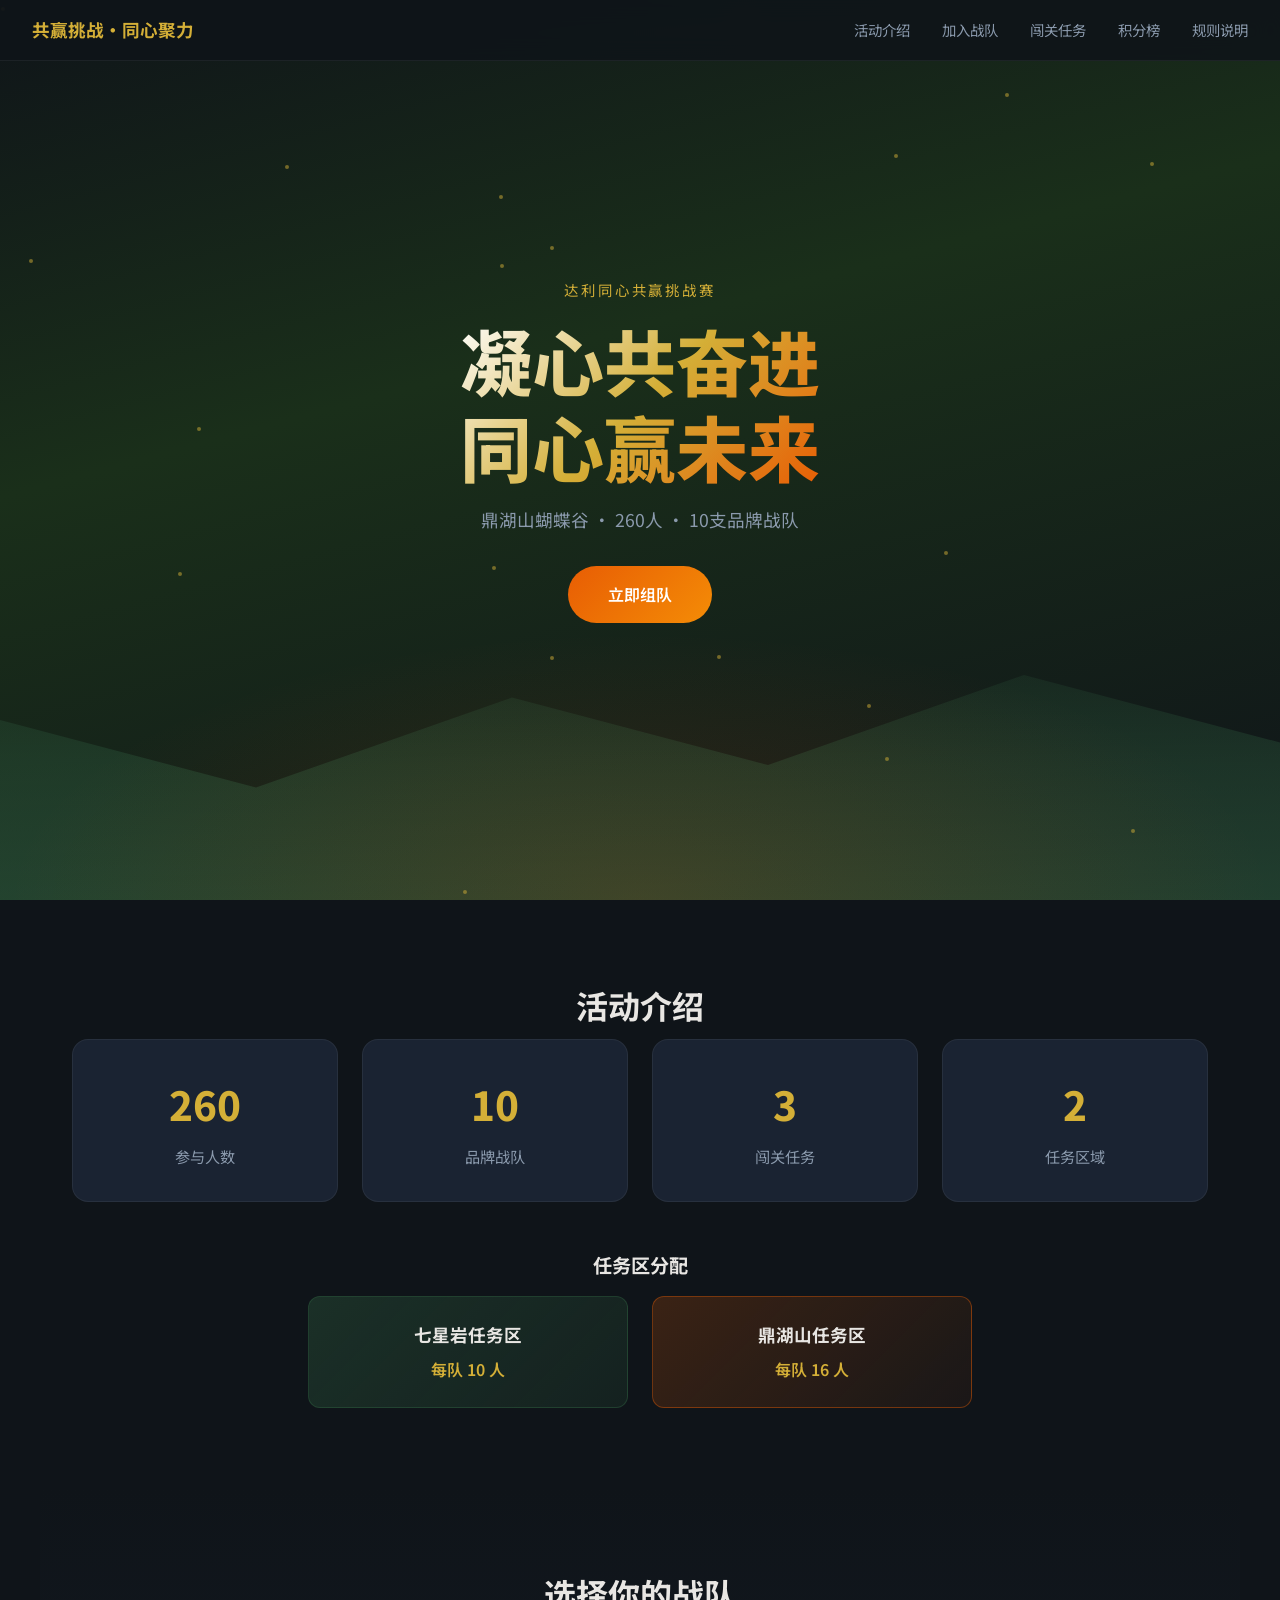
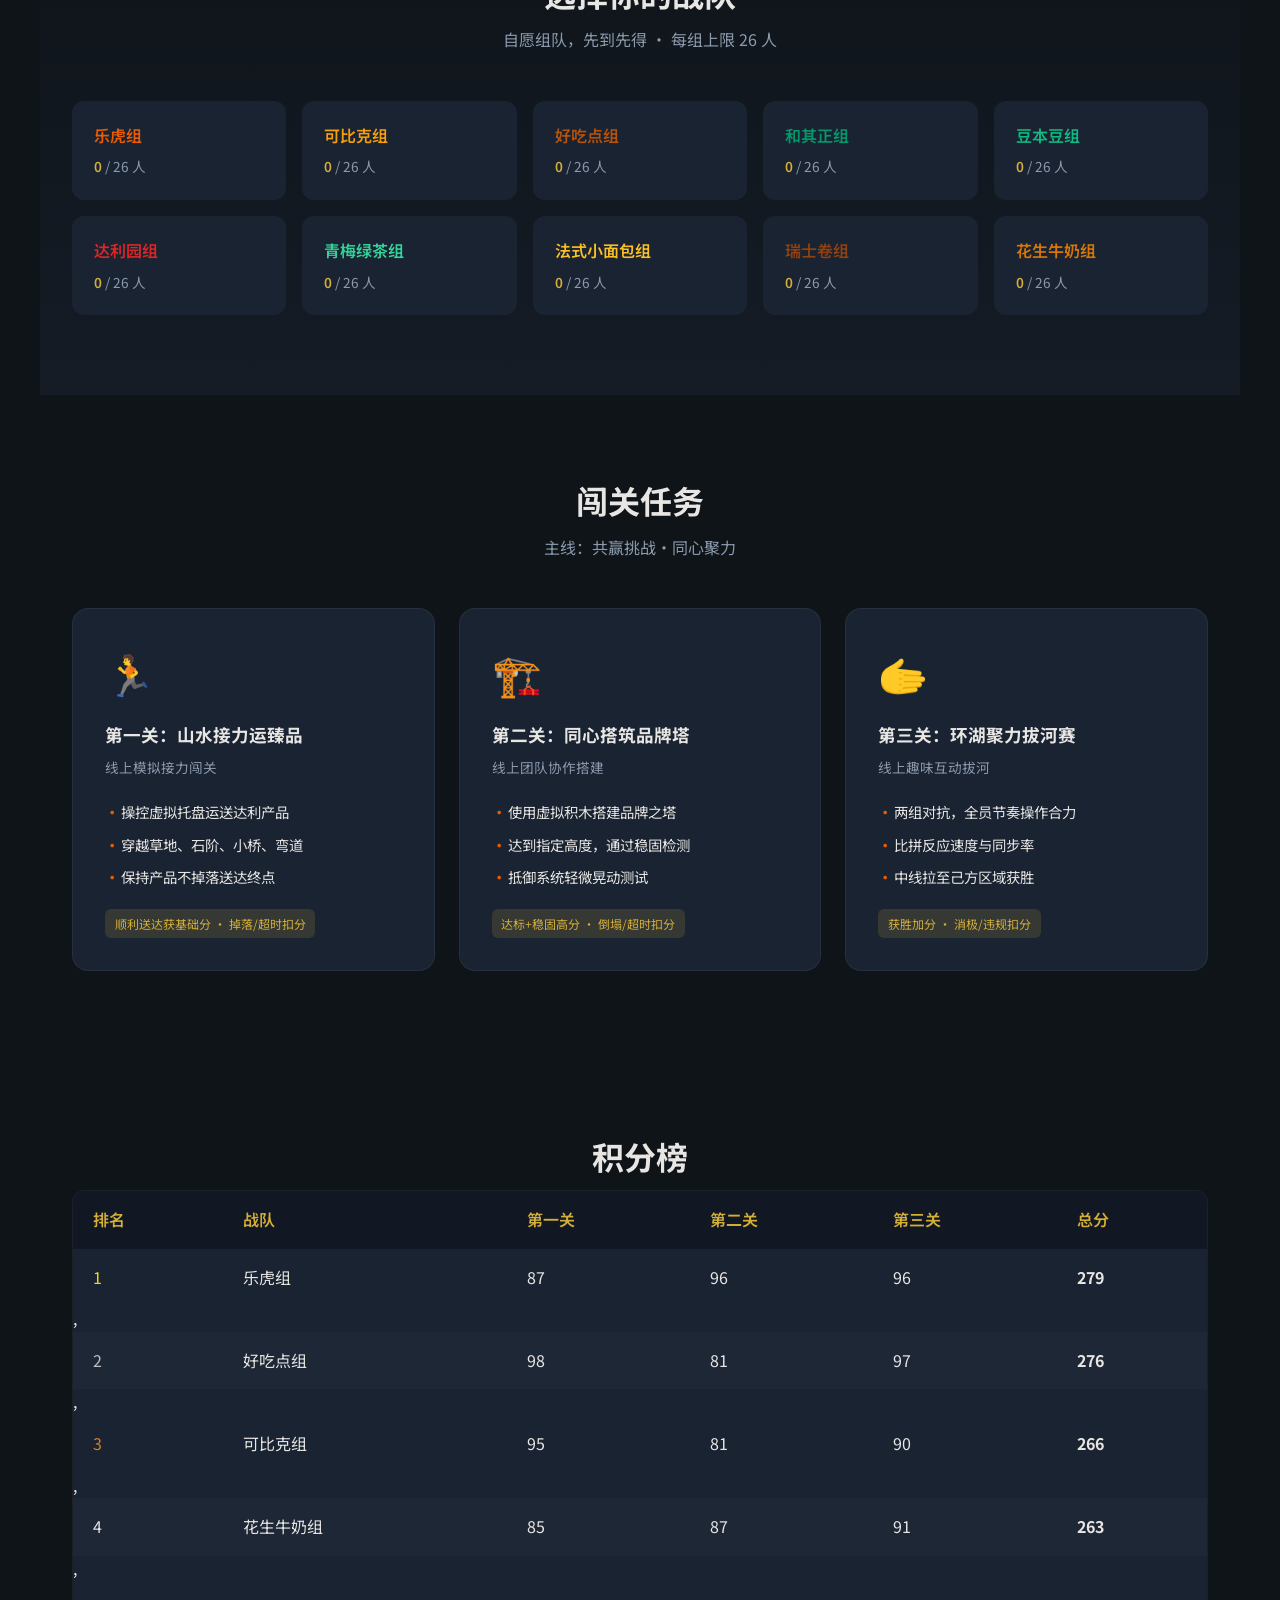
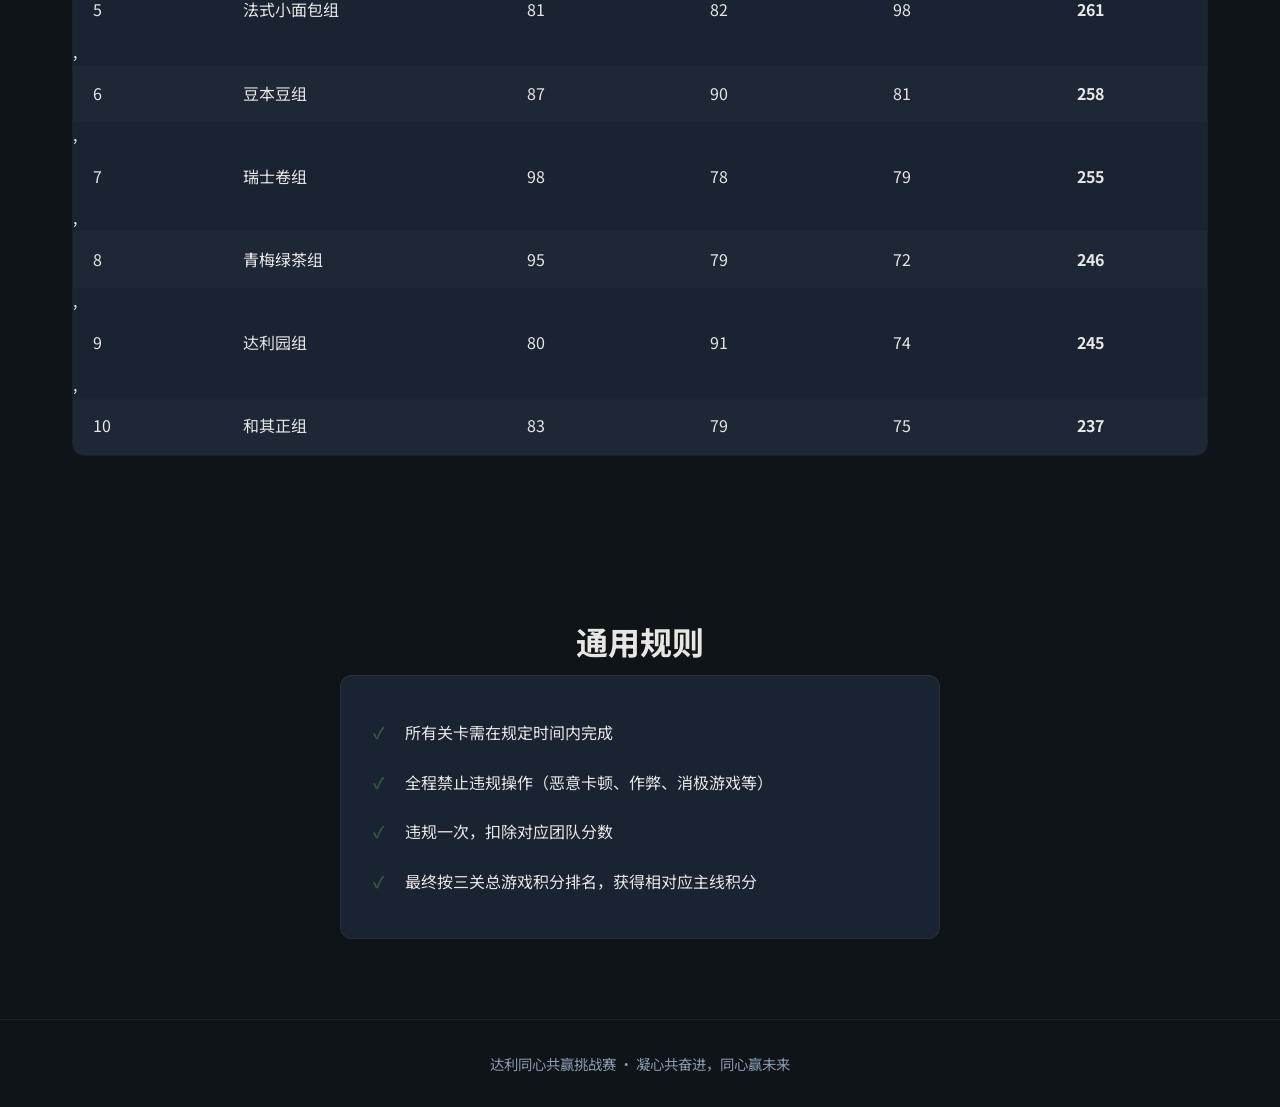
<file: index.html>
<!DOCTYPE html>
<html lang="zh-CN">
<head>
  <meta charset="UTF-8">
  <meta name="viewport" content="width=device-width, initial-scale=1.0">
  <title>共赢挑战·同心聚力 — 达利同心共赢挑战赛</title>
  <link rel="preconnect" href="https://fonts.googleapis.com">
  <link rel="preconnect" href="https://fonts.gstatic.com" crossorigin>
  <link href="https://fonts.googleapis.com/css2?family=Noto+Sans+SC:wght@300;400;500;600;700;800&display=swap" rel="stylesheet">
  <link rel="stylesheet" href="styles.css">
</head>
<body>
  <!-- 顶部导航 -->
  <nav class="main-nav">
    <div class="nav-brand">共赢挑战·同心聚力</div>
    <ul class="nav-links">
      <li><a href="#intro">活动介绍</a></li>
      <li><a href="#teams">加入战队</a></li>
      <li><a href="#games">闯关任务</a></li>
      <li><a href="#leaderboard">积分榜</a></li>
      <li><a href="#rules">规则说明</a></li>
    </ul>
  </nav>

  <!-- 英雄区 -->
  <section class="hero">
    <div class="hero-bg">
      <div class="mountain-layer"></div>
      <div class="wave-layer"></div>
      <div class="particles" id="particles"></div>
    </div>
    <div class="hero-content">
      <span class="hero-subtitle">达利同心共赢挑战赛</span>
      <h1 class="hero-title">凝心共奋进<br>同心赢未来</h1>
      <p class="hero-desc">鼎湖山蝴蝶谷 · 260人 · 10支品牌战队</p>
      <a href="#teams" class="cta-btn">立即组队</a>
    </div>
  </section>

  <!-- 活动介绍 -->
  <section id="intro" class="section intro-section">
    <h2 class="section-title">活动介绍</h2>
    <div class="intro-grid">
      <div class="intro-card">
        <span class="intro-num">260</span>
        <p>参与人数</p>
      </div>
      <div class="intro-card">
        <span class="intro-num">10</span>
        <p>品牌战队</p>
      </div>
      <div class="intro-card">
        <span class="intro-num">3</span>
        <p>闯关任务</p>
      </div>
      <div class="intro-card">
        <span class="intro-num">2</span>
        <p>任务区域</p>
      </div>
    </div>
    <div class="task-areas">
      <h3>任务区分配</h3>
      <div class="area-cards">
        <div class="area-card qixingyan">
          <h4>七星岩任务区</h4>
          <p class="area-count">每队 10 人</p>
        </div>
        <div class="area-card dinghushan">
          <h4>鼎湖山任务区</h4>
          <p class="area-count">每队 16 人</p>
        </div>
      </div>
    </div>
  </section>

  <!-- 品牌组队 -->
  <section id="teams" class="section teams-section">
    <h2 class="section-title">选择你的战队</h2>
    <p class="section-desc">自愿组队，先到先得 · 每组上限 26 人</p>
    <div class="teams-grid" id="teamsGrid">
      <!-- 由 JS 动态生成 -->
    </div>
  </section>

  <!-- 三大关卡 -->
  <section id="games" class="section games-section">
    <h2 class="section-title">闯关任务</h2>
    <p class="section-desc">主线：共赢挑战·同心聚力</p>
    <div class="games-grid">
      <a href="game1.html" class="game-card" data-level="1" style="text-decoration:none;color:inherit">
        <div class="game-icon">🏃</div>
        <h3>第一关：山水接力运臻品</h3>
        <p class="game-type">线上模拟接力闯关</p>
        <ul class="game-desc">
          <li>操控虚拟托盘运送达利产品</li>
          <li>穿越草地、石阶、小桥、弯道</li>
          <li>保持产品不掉落送达终点</li>
        </ul>
        <span class="game-tag">顺利送达获基础分 · 掉落/超时扣分</span>
      </a>
      <a href="game2.html" class="game-card" data-level="2" style="text-decoration:none;color:inherit">
        <div class="game-icon">🏗️</div>
        <h3>第二关：同心搭筑品牌塔</h3>
        <p class="game-type">线上团队协作搭建</p>
        <ul class="game-desc">
          <li>使用虚拟积木搭建品牌之塔</li>
          <li>达到指定高度，通过稳固检测</li>
          <li>抵御系统轻微晃动测试</li>
        </ul>
        <span class="game-tag">达标+稳固高分 · 倒塌/超时扣分</span>
      </a>
      <a href="game3.html" class="game-card" data-level="3" style="text-decoration:none;color:inherit">
        <div class="game-icon">🫱</div>
        <h3>第三关：环湖聚力拔河赛</h3>
        <p class="game-type">线上趣味互动拔河</p>
        <ul class="game-desc">
          <li>两组对抗，全员节奏操作合力</li>
          <li>比拼反应速度与同步率</li>
          <li>中线拉至己方区域获胜</li>
        </ul>
        <span class="game-tag">获胜加分 · 消极/违规扣分</span>
      </a>
    </div>
  </section>

  <!-- 积分榜 -->
  <section id="leaderboard" class="section leaderboard-section">
    <h2 class="section-title">积分榜</h2>
    <div class="leaderboard-table-wrap">
      <table class="leaderboard-table">
        <thead>
          <tr>
            <th>排名</th>
            <th>战队</th>
            <th>第一关</th>
            <th>第二关</th>
            <th>第三关</th>
            <th>总分</th>
          </tr>
        </thead>
        <tbody id="leaderboardBody">
          <!-- 由 JS 生成 -->
        </tbody>
      </table>
    </div>
  </section>

  <!-- 规则说明 -->
  <section id="rules" class="section rules-section">
    <h2 class="section-title">通用规则</h2>
    <div class="rules-content">
      <ul>
        <li>所有关卡需在规定时间内完成</li>
        <li>全程禁止违规操作（恶意卡顿、作弊、消极游戏等）</li>
        <li>违规一次，扣除对应团队分数</li>
        <li>最终按三关总游戏积分排名，获得相对应主线积分</li>
      </ul>
    </div>
  </section>

  <!-- 页脚 -->
  <footer class="main-footer">
    <p>达利同心共赢挑战赛 · 凝心共奋进，同心赢未来</p>
  </footer>

  <!-- 组队弹窗 -->
  <div class="modal" id="teamModal">
    <div class="modal-content">
      <button class="modal-close" id="modalClose">&times;</button>
      <h2 id="modalTeamName">选择战队</h2>
      <p class="modal-desc">确认加入该战队？组队完成后，小组内自行分配七星岩(10人)与鼎湖山(16人)任务区。</p>
      <form id="joinForm">
        <input type="text" id="userName" placeholder="请输入姓名" required>
        <input type="text" id="userId" placeholder="工号（可选）">
        <button type="submit" class="submit-btn">确认加入</button>
      </form>
    </div>
  </div>

  <script src="app.js"></script>
</body>
</html>
</file>
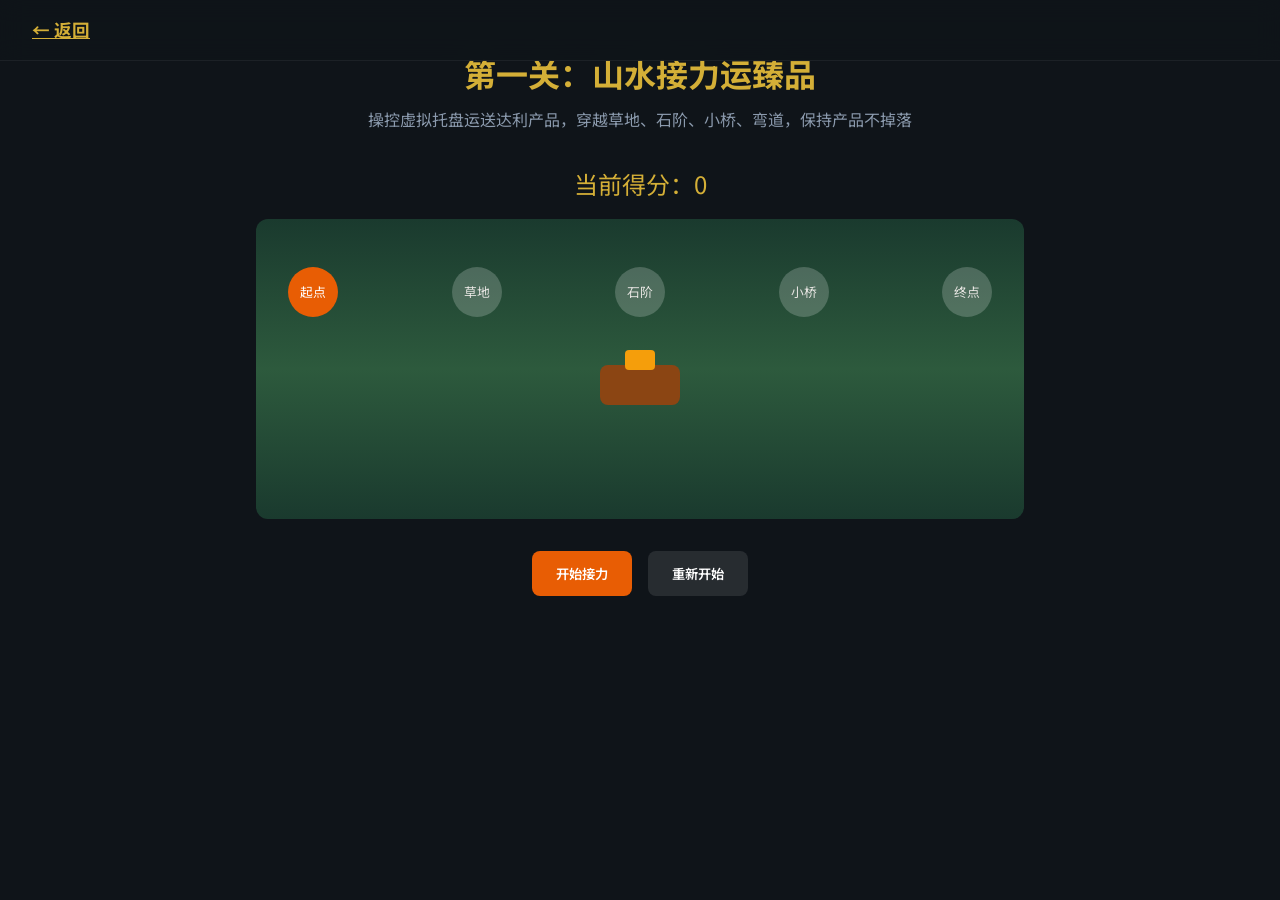
<file: game1.html>
<!DOCTYPE html>
<html lang="zh-CN">
<head>
  <meta charset="UTF-8">
  <meta name="viewport" content="width=device-width, initial-scale=1.0">
  <title>第一关：山水接力运臻品</title>
  <link href="https://fonts.googleapis.com/css2?family=Noto+Sans+SC:wght@400;600;700&display=swap" rel="stylesheet">
  <link rel="stylesheet" href="styles.css">
  <style>
    .game-container { max-width: 800px; margin: 2rem auto; padding: 1rem; }
    .game-header { text-align: center; margin-bottom: 2rem; }
    .game-header h1 { color: var(--color-gold); margin-bottom: 0.5rem; }
    .game-header p { color: var(--color-text-muted); }
    .track { background: linear-gradient(180deg, #1a3a2e 0%, #2d5a3d 50%, #1a3a2e 100%); border-radius: 12px; padding: 2rem; min-height: 300px; position: relative; overflow: hidden; }
    .track-path { display: flex; justify-content: space-between; align-items: center; padding: 1rem 0; }
    .checkpoint { width: 50px; height: 50px; border-radius: 50%; background: rgba(255,255,255,0.2); display: flex; align-items: center; justify-content: center; font-size: 0.8rem; }
    .checkpoint.active { background: var(--color-orange); color: white; }
    .checkpoint.done { background: var(--color-mountain); }
    .tray-area { text-align: center; padding: 2rem; }
    .tray { display: inline-block; width: 80px; height: 40px; background: #8B4513; border-radius: 8px; position: relative; }
    .product { position: absolute; top: -15px; left: 50%; transform: translateX(-50%); width: 30px; height: 20px; background: #F59E0B; border-radius: 4px; }
    .controls { display: flex; gap: 1rem; justify-content: center; margin-top: 2rem; flex-wrap: wrap; }
    .ctrl-btn { padding: 0.8rem 1.5rem; border: none; border-radius: 8px; font-weight: 600; cursor: pointer; font-family: inherit; }
    .ctrl-btn.primary { background: var(--color-orange); color: white; }
    .ctrl-btn.secondary { background: rgba(255,255,255,0.1); color: white; }
    .score-display { text-align: center; font-size: 1.5rem; color: var(--color-gold); margin-bottom: 1rem; }
  </style>
</head>
<body>
  <nav class="main-nav">
    <a href="index.html" class="nav-brand">← 返回</a>
  </nav>
  <div class="game-container">
    <div class="game-header">
      <h1>第一关：山水接力运臻品</h1>
      <p>操控虚拟托盘运送达利产品，穿越草地、石阶、小桥、弯道，保持产品不掉落</p>
    </div>
    <div class="score-display">当前得分：<span id="score">0</span></div>
    <div class="track">
      <div class="track-path">
        <div class="checkpoint active" data-idx="0">起点</div>
        <div class="checkpoint" data-idx="1">草地</div>
        <div class="checkpoint" data-idx="2">石阶</div>
        <div class="checkpoint" data-idx="3">小桥</div>
        <div class="checkpoint" data-idx="4">终点</div>
      </div>
      <div class="tray-area">
        <div class="tray" id="tray"><div class="product"></div></div>
      </div>
    </div>
    <div class="controls">
      <button class="ctrl-btn primary" id="startBtn">开始接力</button>
      <button class="ctrl-btn secondary" id="resetBtn">重新开始</button>
    </div>
  </div>
  <script>
    let score = 0, currentCheckpoint = 0;
    const checkpoints = document.querySelectorAll('.checkpoint');
    const tray = document.getElementById('tray');
    const scoreEl = document.getElementById('score');

    document.getElementById('startBtn').onclick = () => {
      if (currentCheckpoint >= 4) return;
      checkpoints[currentCheckpoint].classList.remove('active');
      checkpoints[currentCheckpoint].classList.add('done');
      currentCheckpoint++;
      if (currentCheckpoint < 4) checkpoints[currentCheckpoint].classList.add('active');
      score += 20;
      scoreEl.textContent = score;
      tray.style.animation = 'none'; tray.offsetHeight; tray.style.animation = 'shake 0.3s ease';
      if (currentCheckpoint >= 4) alert('恭喜完成！获得基础分 ' + score);
    };

    document.getElementById('resetBtn').onclick = () => {
      currentCheckpoint = 0; score = 0;
      checkpoints.forEach((c, i) => { c.classList.remove('active', 'done'); if (i === 0) c.classList.add('active'); });
      scoreEl.textContent = '0';
    };
  </script>
</body>
</html>
</file>
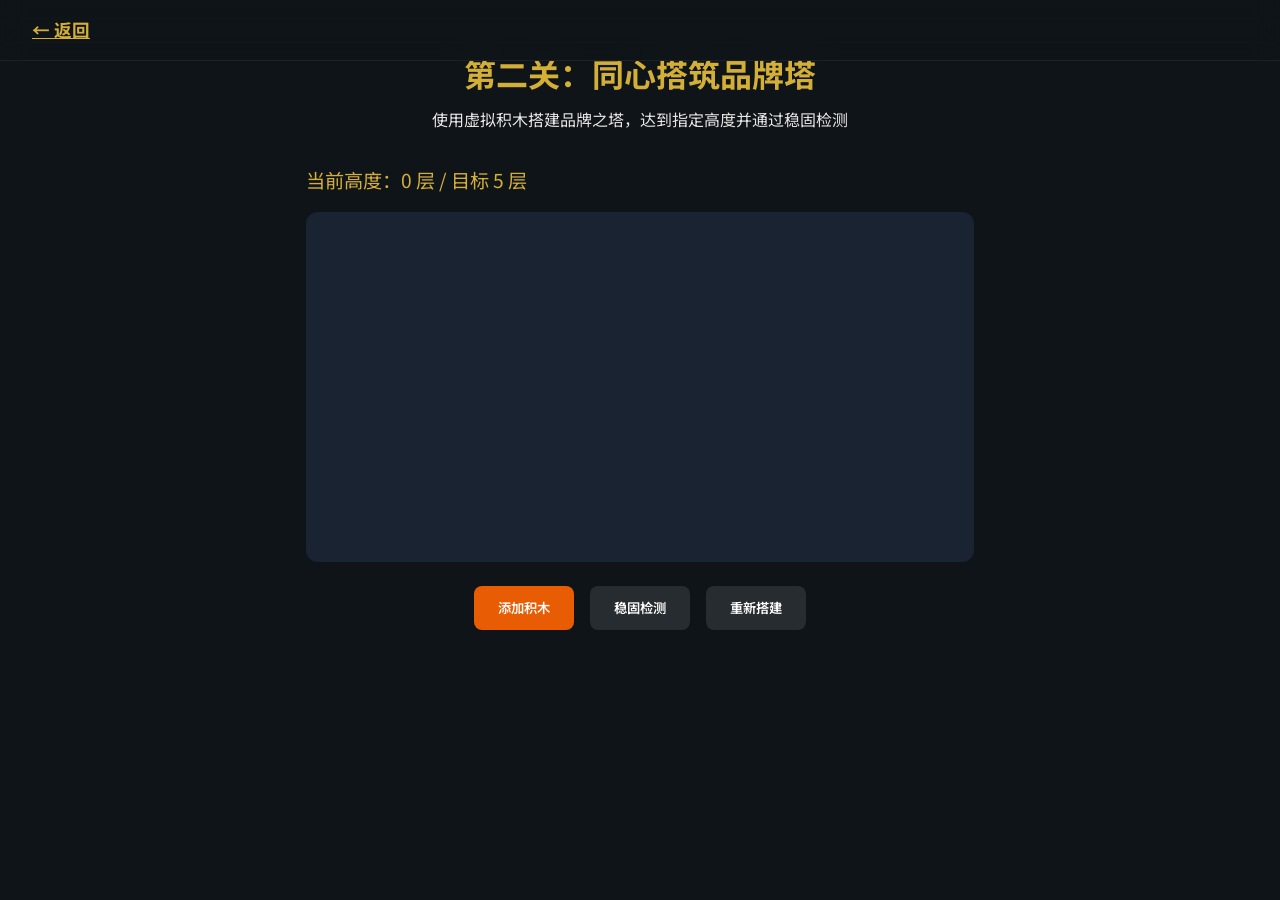
<file: game2.html>
<!DOCTYPE html>
<html lang="zh-CN">
<head>
  <meta charset="UTF-8">
  <meta name="viewport" content="width=device-width, initial-scale=1.0">
  <title>第二关：同心搭筑品牌塔</title>
  <link href="https://fonts.googleapis.com/css2?family=Noto+Sans+SC:wght@400;600;700&display=swap" rel="stylesheet">
  <link rel="stylesheet" href="styles.css">
  <style>
    .game-container { max-width: 700px; margin: 2rem auto; padding: 1rem; }
    .game-header { text-align: center; margin-bottom: 2rem; }
    .game-header h1 { color: var(--color-gold); margin-bottom: 0.5rem; }
    .tower-zone { background: var(--color-bg-card); border-radius: 12px; padding: 2rem; min-height: 350px; display: flex; flex-direction: column; align-items: center; justify-content: flex-end; }
    .tower { display: flex; flex-direction: column-reverse; align-items: center; gap: 2px; min-height: 200px; }
    .block { background: linear-gradient(135deg, #D4AF37, #B8860B); color: #1a1a1a; padding: 0.5rem 1.5rem; border-radius: 4px; font-weight: 600; font-size: 0.9rem; }
    .block span { opacity: 0.8; font-size: 0.75rem; }
    .controls { display: flex; gap: 1rem; justify-content: center; margin-top: 1.5rem; flex-wrap: wrap; }
    .ctrl-btn { padding: 0.8rem 1.5rem; border: none; border-radius: 8px; font-weight: 600; cursor: pointer; font-family: inherit; }
    .ctrl-btn.primary { background: var(--color-orange); color: white; }
    .ctrl-btn.secondary { background: rgba(255,255,255,0.1); color: white; }
    .height-display { font-size: 1.2rem; color: var(--color-gold); margin-bottom: 1rem; }
  </style>
</head>
<body>
  <nav class="main-nav">
    <a href="index.html" class="nav-brand">← 返回</a>
  </nav>
  <div class="game-container">
    <div class="game-header">
      <h1>第二关：同心搭筑品牌塔</h1>
      <p>使用虚拟积木搭建品牌之塔，达到指定高度并通过稳固检测</p>
    </div>
    <div class="height-display">当前高度：<span id="height">0</span> 层 / 目标 5 层</div>
    <div class="tower-zone">
      <div class="tower" id="tower"></div>
    </div>
    <div class="controls">
      <button class="ctrl-btn primary" id="addBtn">添加积木</button>
      <button class="ctrl-btn secondary" id="testBtn">稳固检测</button>
      <button class="ctrl-btn secondary" id="resetBtn">重新搭建</button>
    </div>
  </div>
  <script>
    const TARGET = 5;
    let blocks = [];
    const tower = document.getElementById('tower');
    const heightEl = document.getElementById('height');

    function render() {
      tower.innerHTML = blocks.map((b, i) => `<div class="block">${b}<br><span>达利</span></div>`).join('');
      heightEl.textContent = blocks.length;
    }

    document.getElementById('addBtn').onclick = () => {
      if (blocks.length >= 8) return;
      blocks.push('品牌塔');
      render();
      if (blocks.length >= TARGET) document.getElementById('testBtn').focus();
    };

    document.getElementById('testBtn').onclick = () => {
      if (blocks.length < TARGET) { alert('高度不足，需至少 ' + TARGET + ' 层'); return; }
      alert('稳固检测通过！团队协作搭建成功！');
    };

    document.getElementById('resetBtn').onclick = () => {
      blocks = [];
      render();
    };

    render();
  </script>
</body>
</html>
</file>
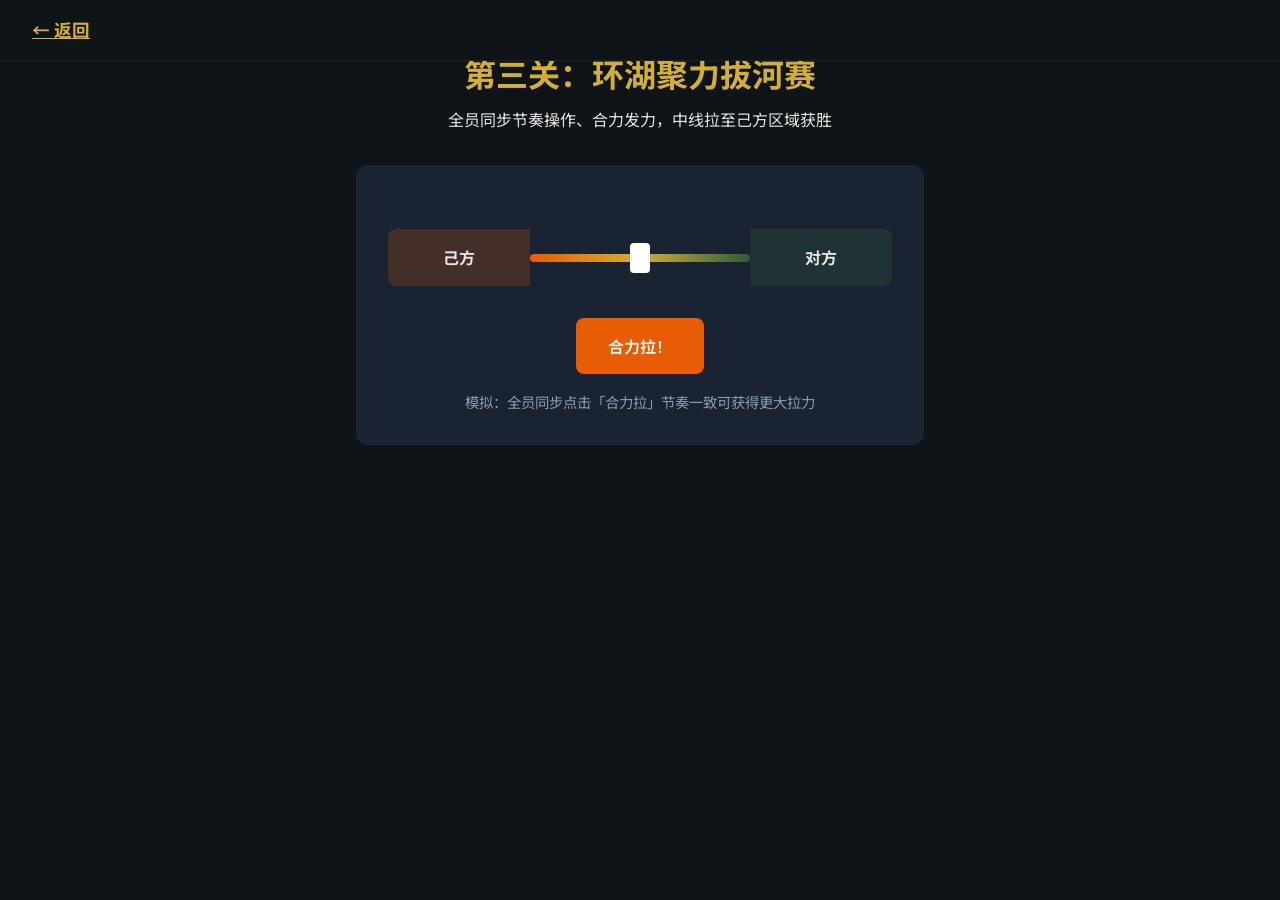
<file: game3.html>
<!DOCTYPE html>
<html lang="zh-CN">
<head>
  <meta charset="UTF-8">
  <meta name="viewport" content="width=device-width, initial-scale=1.0">
  <title>第三关：环湖聚力拔河赛</title>
  <link href="https://fonts.googleapis.com/css2?family=Noto+Sans+SC:wght@400;600;700&display=swap" rel="stylesheet">
  <link rel="stylesheet" href="styles.css">
  <style>
    .game-container { max-width: 600px; margin: 2rem auto; padding: 1rem; }
    .game-header { text-align: center; margin-bottom: 2rem; }
    .game-header h1 { color: var(--color-gold); margin-bottom: 0.5rem; }
    .tug-area { background: var(--color-bg-card); border-radius: 12px; padding: 2rem; }
    .rope-container { display: flex; align-items: center; justify-content: space-between; margin: 2rem 0; }
    .team-zone { flex: 1; text-align: center; padding: 1rem; }
    .team-zone.left { background: rgba(232,93,4,0.2); border-radius: 8px 0 0 8px; }
    .team-zone.right { background: rgba(45,90,61,0.3); border-radius: 0 8px 8px 0; }
    .rope { flex: 2; height: 8px; background: linear-gradient(90deg, var(--color-orange), #D4AF37, var(--color-mountain)); border-radius: 4px; position: relative; }
    .rope-marker { position: absolute; width: 20px; height: 30px; background: #fff; top: 50%; transform: translate(-50%, -50%); border-radius: 4px; left: var(--marker, 50%); transition: left 0.3s; }
    .controls { display: flex; gap: 1rem; justify-content: center; margin-top: 1.5rem; flex-wrap: wrap; }
    .ctrl-btn { padding: 1rem 2rem; border: none; border-radius: 8px; font-weight: 600; cursor: pointer; font-family: inherit; font-size: 1rem; }
    .ctrl-btn.primary { background: var(--color-orange); color: white; }
    .sync-hint { text-align: center; color: var(--color-text-muted); margin-top: 1rem; font-size: 0.9rem; }
  </style>
</head>
<body>
  <nav class="main-nav">
    <a href="index.html" class="nav-brand">← 返回</a>
  </nav>
  <div class="game-container">
    <div class="game-header">
      <h1>第三关：环湖聚力拔河赛</h1>
      <p>全员同步节奏操作、合力发力，中线拉至己方区域获胜</p>
    </div>
    <div class="tug-area">
      <div class="rope-container">
        <div class="team-zone left"><strong>己方</strong></div>
        <div class="rope"><div class="rope-marker" id="marker"></div></div>
        <div class="team-zone right"><strong>对方</strong></div>
      </div>
      <div class="controls">
        <button class="ctrl-btn primary" id="pullBtn">合力拉！</button>
      </div>
      <p class="sync-hint">模拟：全员同步点击「合力拉」节奏一致可获得更大拉力</p>
    </div>
  </div>
  <script>
    let position = 50;
    const marker = document.getElementById('marker');

    document.getElementById('pullBtn').onclick = () => {
      position = Math.min(90, position + 8);
      marker.style.left = position + '%';
      if (position >= 85) {
        alert('恭喜获胜！中线已拉至己方区域！');
        position = 50;
        marker.style.left = '50%';
      }
    };
  </script>
</body>
</html>
</file>
<file: styles.css>
/* ===== 变量与基础 ===== */
:root {
  --color-mountain: #2D5A3D;
  --color-orange: #E85D04;
  --color-gold: #D4AF37;
  --color-bg-dark: #0F1419;
  --color-bg-card: #1A2332;
  --color-text: #E8E6E3;
  --color-text-muted: #8B9AAD;
  --font-main: 'Noto Sans SC', -apple-system, sans-serif;
}

* {
  margin: 0;
  padding: 0;
  box-sizing: border-box;
}

html {
  scroll-behavior: smooth;
}

body {
  font-family: var(--font-main);
  background: var(--color-bg-dark);
  color: var(--color-text);
  line-height: 1.6;
  overflow-x: hidden;
}

/* ===== 导航 ===== */
.main-nav {
  position: fixed;
  top: 0;
  left: 0;
  right: 0;
  display: flex;
  justify-content: space-between;
  align-items: center;
  padding: 1rem 2rem;
  background: rgba(15, 20, 25, 0.9);
  backdrop-filter: blur(12px);
  z-index: 1000;
  border-bottom: 1px solid rgba(255,255,255,0.06);
}

.nav-brand {
  font-weight: 700;
  font-size: 1.1rem;
  color: var(--color-gold);
}

.nav-links {
  display: flex;
  gap: 2rem;
  list-style: none;
}

.nav-links a {
  color: var(--color-text-muted);
  text-decoration: none;
  font-size: 0.9rem;
  transition: color 0.2s;
}

.nav-links a:hover {
  color: var(--color-orange);
}

/* ===== 英雄区 ===== */
.hero {
  position: relative;
  min-height: 100vh;
  display: flex;
  align-items: center;
  justify-content: center;
  padding: 2rem;
}

.hero-bg {
  position: absolute;
  inset: 0;
  background: linear-gradient(165deg, #0F1419 0%, #1a2f1a 40%, #0F1419 100%);
  overflow: hidden;
}

.mountain-layer {
  position: absolute;
  bottom: 0;
  left: 0;
  right: 0;
  height: 50%;
  background: linear-gradient(transparent 30%, rgba(45, 90, 61, 0.4) 70%, rgba(45, 90, 61, 0.6) 100%);
  clip-path: polygon(0 100%, 0 60%, 20% 75%, 40% 55%, 60% 70%, 80% 50%, 100% 65%, 100% 100%);
}

.wave-layer {
  position: absolute;
  bottom: 0;
  left: 0;
  right: 0;
  height: 30%;
  background: radial-gradient(ellipse at 50% 100%, rgba(232, 93, 4, 0.15) 0%, transparent 70%);
}

.particles {
  position: absolute;
  inset: 0;
  pointer-events: none;
}

.particle {
  position: absolute;
  width: 4px;
  height: 4px;
  background: var(--color-gold);
  border-radius: 50%;
  opacity: 0.5;
  animation: float 8s infinite ease-in-out;
}

@keyframes float {
  0%, 100% { transform: translate(0, 0) scale(1); opacity: 0.3; }
  50% { transform: translate(20px, -30px) scale(1.2); opacity: 0.6; }
}

.hero-content {
  position: relative;
  text-align: center;
  z-index: 1;
}

.hero-subtitle {
  display: inline-block;
  font-size: 0.9rem;
  color: var(--color-gold);
  letter-spacing: 0.2em;
  margin-bottom: 1rem;
}

.hero-title {
  font-size: clamp(2.5rem, 6vw, 4.5rem);
  font-weight: 800;
  line-height: 1.2;
  margin-bottom: 1rem;
  background: linear-gradient(135deg, #fff 0%, var(--color-gold) 50%, var(--color-orange) 100%);
  -webkit-background-clip: text;
  -webkit-text-fill-color: transparent;
  background-clip: text;
}

.hero-desc {
  color: var(--color-text-muted);
  margin-bottom: 2rem;
  font-size: 1.1rem;
}

.cta-btn {
  display: inline-block;
  padding: 1rem 2.5rem;
  background: linear-gradient(135deg, var(--color-orange), #f48c06);
  color: white;
  text-decoration: none;
  font-weight: 600;
  border-radius: 50px;
  transition: transform 0.2s, box-shadow 0.2s;
}

.cta-btn:hover {
  transform: translateY(-2px);
  box-shadow: 0 8px 30px rgba(232, 93, 4, 0.4);
}

/* ===== 通用区块 ===== */
.section {
  padding: 5rem 2rem;
  max-width: 1200px;
  margin: 0 auto;
}

.section-title {
  font-size: 2rem;
  font-weight: 700;
  text-align: center;
  margin-bottom: 0.5rem;
}

.section-desc {
  text-align: center;
  color: var(--color-text-muted);
  margin-bottom: 3rem;
}

/* ===== 活动介绍 ===== */
.intro-grid {
  display: grid;
  grid-template-columns: repeat(4, 1fr);
  gap: 1.5rem;
  margin-bottom: 3rem;
}

.intro-card {
  background: var(--color-bg-card);
  border-radius: 16px;
  padding: 2rem;
  text-align: center;
  border: 1px solid rgba(255,255,255,0.06);
}

.intro-num {
  display: block;
  font-size: 2.5rem;
  font-weight: 800;
  color: var(--color-gold);
  margin-bottom: 0.5rem;
}

.intro-card p {
  color: var(--color-text-muted);
  font-size: 0.95rem;
}

.task-areas h3 {
  font-size: 1.2rem;
  margin-bottom: 1rem;
  text-align: center;
}

.area-cards {
  display: flex;
  gap: 1.5rem;
  justify-content: center;
  flex-wrap: wrap;
}

.area-card {
  flex: 1;
  min-width: 200px;
  max-width: 320px;
  padding: 1.5rem 2rem;
  border-radius: 12px;
  text-align: center;
}

.area-card.qixingyan {
  background: linear-gradient(135deg, rgba(45, 90, 61, 0.4), rgba(45, 90, 61, 0.2));
  border: 1px solid rgba(45, 90, 61, 0.5);
}

.area-card.dinghushan {
  background: linear-gradient(135deg, rgba(232, 93, 4, 0.2), rgba(232, 93, 4, 0.05));
  border: 1px solid rgba(232, 93, 4, 0.4);
}

.area-card h4 {
  font-size: 1.1rem;
  margin-bottom: 0.5rem;
}

.area-count {
  color: var(--color-gold);
  font-weight: 600;
}

/* ===== 品牌组队 ===== */
.teams-section {
  background: linear-gradient(180deg, transparent, rgba(26, 35, 50, 0.5));
}

.teams-grid {
  display: grid;
  grid-template-columns: repeat(auto-fill, minmax(180px, 1fr));
  gap: 1rem;
}

.team-card {
  background: var(--color-bg-card);
  border-radius: 12px;
  padding: 1.25rem;
  cursor: pointer;
  border: 2px solid transparent;
  transition: all 0.2s;
  position: relative;
}

.team-card:hover {
  border-color: var(--color-orange);
  transform: translateY(-2px);
}

.team-card.full {
  opacity: 0.6;
  cursor: not-allowed;
}

.team-card.full:hover {
  transform: none;
}

.team-card.joined {
  border-color: var(--color-gold);
  box-shadow: 0 0 20px rgba(212, 175, 55, 0.2);
}

.team-name {
  font-weight: 600;
  font-size: 1rem;
  margin-bottom: 0.5rem;
}

.team-count {
  font-size: 0.85rem;
  color: var(--color-text-muted);
}

.team-count span {
  color: var(--color-gold);
  font-weight: 600;
}

/* ===== 游戏关卡 ===== */
.games-grid {
  display: grid;
  grid-template-columns: repeat(3, 1fr);
  gap: 1.5rem;
}

.game-card {
  background: var(--color-bg-card);
  border-radius: 16px;
  padding: 2rem;
  border: 1px solid rgba(255,255,255,0.06);
  transition: all 0.2s;
}

.game-card:hover {
  border-color: rgba(232, 93, 4, 0.4);
  transform: translateY(-4px);
}

.game-icon {
  font-size: 2.5rem;
  margin-bottom: 1rem;
}

.game-card h3 {
  font-size: 1.1rem;
  margin-bottom: 0.5rem;
}

.game-type {
  font-size: 0.85rem;
  color: var(--color-text-muted);
  margin-bottom: 1rem;
}

.game-desc {
  list-style: none;
  margin-bottom: 1rem;
}

.game-desc li {
  padding: 0.3rem 0;
  padding-left: 1rem;
  position: relative;
  font-size: 0.9rem;
}

.game-desc li::before {
  content: '·';
  position: absolute;
  left: 0;
  color: var(--color-orange);
  font-weight: bold;
}

.game-tag {
  display: inline-block;
  font-size: 0.75rem;
  color: var(--color-gold);
  background: rgba(212, 175, 55, 0.15);
  padding: 0.3rem 0.6rem;
  border-radius: 6px;
}

/* ===== 积分榜 ===== */
.leaderboard-table-wrap {
  overflow-x: auto;
  border-radius: 12px;
  border: 1px solid rgba(255,255,255,0.06);
}

.leaderboard-table {
  width: 100%;
  border-collapse: collapse;
  background: var(--color-bg-card);
}

.leaderboard-table th,
.leaderboard-table td {
  padding: 1rem 1.25rem;
  text-align: left;
}

.leaderboard-table th {
  background: rgba(0,0,0,0.3);
  font-weight: 600;
  color: var(--color-gold);
}

.leaderboard-table tr:nth-child(even) {
  background: rgba(255,255,255,0.02);
}

.leaderboard-table .rank-1 { color: #FFD700; }
.leaderboard-table .rank-2 { color: #C0C0C0; }
.leaderboard-table .rank-3 { color: #CD7F32; }

/* ===== 规则 ===== */
.rules-content {
  max-width: 600px;
  margin: 0 auto;
  background: var(--color-bg-card);
  padding: 2rem;
  border-radius: 12px;
  border: 1px solid rgba(255,255,255,0.06);
}

.rules-content ul {
  list-style: none;
}

.rules-content li {
  padding: 0.75rem 0;
  padding-left: 2rem;
  position: relative;
}

.rules-content li::before {
  content: '✓';
  position: absolute;
  left: 0;
  color: var(--color-mountain);
  font-weight: bold;
}

/* ===== 页脚 ===== */
.main-footer {
  text-align: center;
  padding: 2rem;
  color: var(--color-text-muted);
  font-size: 0.9rem;
  border-top: 1px solid rgba(255,255,255,0.06);
}

/* ===== 弹窗 ===== */
.modal {
  display: none;
  position: fixed;
  inset: 0;
  background: rgba(0,0,0,0.7);
  align-items: center;
  justify-content: center;
  z-index: 2000;
  padding: 2rem;
}

.modal.active {
  display: flex;
}

.modal-content {
  background: var(--color-bg-card);
  border-radius: 16px;
  padding: 2rem;
  max-width: 420px;
  width: 100%;
  position: relative;
  border: 1px solid rgba(255,255,255,0.08);
}

.modal-close {
  position: absolute;
  top: 1rem;
  right: 1rem;
  background: none;
  border: none;
  color: var(--color-text-muted);
  font-size: 1.5rem;
  cursor: pointer;
}

.modal-close:hover {
  color: white;
}

.modal-content h2 {
  margin-bottom: 0.5rem;
  color: var(--color-gold);
}

.modal-desc {
  color: var(--color-text-muted);
  font-size: 0.9rem;
  margin-bottom: 1.5rem;
}

#joinForm input {
  display: block;
  width: 100%;
  padding: 0.9rem 1rem;
  margin-bottom: 1rem;
  background: rgba(0,0,0,0.3);
  border: 1px solid rgba(255,255,255,0.1);
  border-radius: 8px;
  color: white;
  font-family: inherit;
}

#joinForm input::placeholder {
  color: var(--color-text-muted);
}

.submit-btn {
  width: 100%;
  padding: 1rem;
  background: linear-gradient(135deg, var(--color-orange), #f48c06);
  border: none;
  border-radius: 8px;
  color: white;
  font-weight: 600;
  font-family: inherit;
  cursor: pointer;
  transition: opacity 0.2s;
}

.submit-btn:hover {
  opacity: 0.9;
}

/* ===== 响应式 ===== */
@media (max-width: 900px) {
  .intro-grid {
    grid-template-columns: repeat(2, 1fr);
  }

  .games-grid {
    grid-template-columns: 1fr;
  }

  .teams-grid {
    grid-template-columns: repeat(2, 1fr);
  }
}

@media (max-width: 600px) {
  .nav-links {
    display: none;
  }

  .intro-grid {
    grid-template-columns: 1fr;
  }

  .teams-grid {
    grid-template-columns: 1fr;
  }
}
</file>
